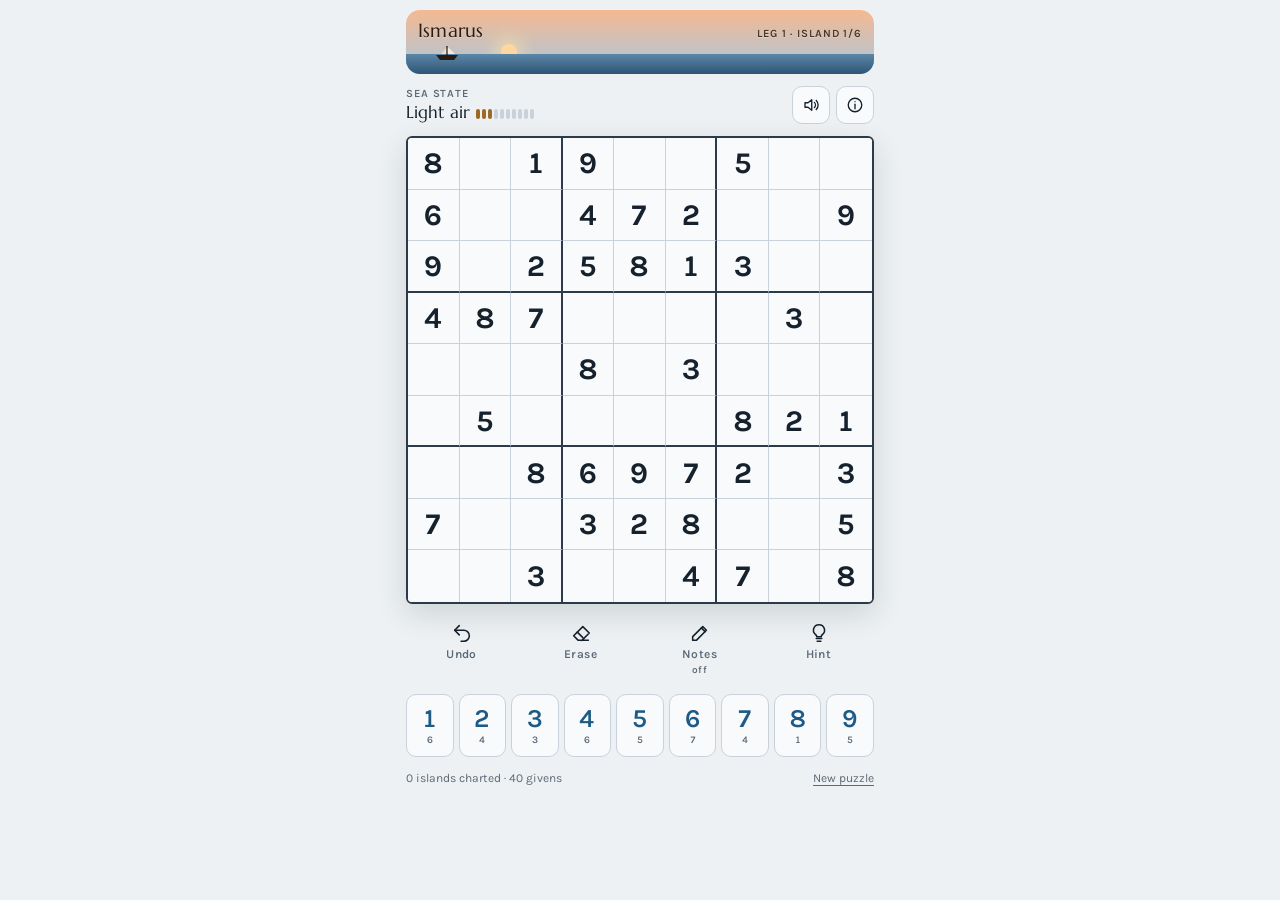
<file: games/sudoku/index.html>
<!doctype html>
<html lang="en">
<meta charset="utf-8">
<meta name="viewport" content="width=device-width, initial-scale=1, viewport-fit=cover, user-scalable=no">
<meta name="apple-mobile-web-app-capable" content="yes">
<meta name="apple-mobile-web-app-status-bar-style" content="black-translucent">
<title>Wine-Dark Sudoku</title>
<link rel="preconnect" href="https://fonts.googleapis.com">
<link rel="preconnect" href="https://fonts.gstatic.com" crossorigin>
<link rel="stylesheet" href="https://fonts.googleapis.com/css2?family=Marcellus&family=Karla:wght@400;500;600;700&display=swap">
<style>
:root {
  --bg: #EDF1F3;
  --surface: #F8FAFB;
  --ink: #15212D;
  --muted: #5B6977;
  --line: #C9D2DA;
  --line-strong: #2B3B4B;
  --accent: #9C6A22;
  --accent-ink: #FFFFFF;
  --sel: #CFE0EC;
  --peer: #E3EBF1;
  --same: #F1DDB5;
  --flash: #F3D79E;
  --err: #B2352A;
  --err-bg: #F7DDDA;
  --user: #1D5A85;
  --scrim: rgba(21, 33, 45, .42);
  --shadow: 0 10px 30px rgba(21, 33, 45, .14);
  --display: "Marcellus", "Palatino Linotype", Palatino, Georgia, serif;
  --body: "Karla", system-ui, -apple-system, "Segoe UI", sans-serif;
}
@media (prefers-color-scheme: dark) {
  :root:not([data-theme="light"]) {
    color-scheme: dark;
    --bg: #130E1B; --surface: #1C1527; --ink: #EEE7DB; --muted: #A69CB2;
    --line: #372D46; --line-strong: #948AA6; --accent: #D8A650; --accent-ink: #1A1206;
    --sel: #3B2E52; --peer: #231B31; --same: #4E3B1F; --flash: #6A4E22;
    --err: #FF7B6C; --err-bg: #3D1C22; --user: #92C6EA;
    --scrim: rgba(5, 3, 9, .6); --shadow: 0 10px 30px rgba(0, 0, 0, .5);
  }
}
:root[data-theme="dark"] {
  color-scheme: dark;
  --bg: #130E1B; --surface: #1C1527; --ink: #EEE7DB; --muted: #A69CB2;
  --line: #372D46; --line-strong: #948AA6; --accent: #D8A650; --accent-ink: #1A1206;
  --sel: #3B2E52; --peer: #231B31; --same: #4E3B1F; --flash: #6A4E22;
  --err: #FF7B6C; --err-bg: #3D1C22; --user: #92C6EA;
  --scrim: rgba(5, 3, 9, .6); --shadow: 0 10px 30px rgba(0, 0, 0, .5);
}

[hidden] { display: none !important; }
* { box-sizing: border-box; -webkit-tap-highlight-color: transparent; }
html, body { height: 100%; }
body {
  margin: 0;
  background: var(--bg);
  color: var(--ink);
  font-family: var(--body);
  font-size: 15px;
  -webkit-user-select: none; user-select: none;
  touch-action: manipulation;
}
button { font: inherit; color: inherit; cursor: pointer; }
button:focus-visible { outline: 2px solid var(--accent); outline-offset: 2px; }

.app {
  max-width: 500px;
  margin: 0 auto;
  padding-inline: 16px;
  padding-block: 10px 18px;
  display: flex; flex-direction: column; gap: 12px;
  min-height: 100%;
}

/* Horizon: the only clock in the game is the sky over the voyage */
.horizon {
  position: relative;
  height: 64px;
  border-radius: 14px;
  overflow: hidden;
  background: linear-gradient(180deg, var(--sky-top, #8FC6E8), var(--sky-bottom, #D5EAF4));
  transition: background 2s ease;
}
.horizon .sea {
  position: absolute; inset: auto 0 0 0; height: 20px;
  background: linear-gradient(180deg, var(--sea-top, #3F79A0), var(--sea-bottom, #244B6A));
  transition: background 2s ease;
}
.horizon .sun {
  position: absolute; width: 16px; height: 16px; border-radius: 50%;
  background: var(--sun, #FFE7A8);
  box-shadow: 0 0 18px 6px var(--sun-glow, rgba(255, 231, 168, .6));
  left: var(--sun-x, 50%); top: var(--sun-y, 12px);
  transform: translate(-50%, 0);
  transition: left 2s ease, top 2s ease, background 2s ease;
}
.horizon .ship {
  position: absolute; bottom: 13px; left: var(--ship-x, 10%);
  width: 26px; height: 16px;
  transition: left 1.2s ease;
}
.horizon .place {
  position: absolute; left: 12px; top: 8px; right: 12px;
  display: flex; justify-content: space-between; align-items: baseline; gap: 8px;
  color: var(--sky-ink, #10283B);
  text-shadow: 0 1px 0 var(--sky-shadow, rgba(255,255,255,.35));
}
.place .name { font-family: var(--display); font-size: 19px; letter-spacing: .01em; white-space: nowrap; overflow: hidden; text-overflow: ellipsis; }
.place .leg { font-size: 11px; font-weight: 600; letter-spacing: .08em; text-transform: uppercase; opacity: .85; white-space: nowrap; }

.bar {
  display: flex; align-items: center; justify-content: space-between; gap: 8px;
}
.sea-state { display: flex; flex-direction: column; gap: 1px; min-width: 0; }
.sea-state .label { font-size: 11px; font-weight: 600; letter-spacing: .08em; text-transform: uppercase; color: var(--muted); }
.sea-state .value { font-family: var(--display); font-size: 17px; }
.waves { display: inline-flex; gap: 2px; vertical-align: middle; margin-left: 6px; }
.waves i { width: 4px; height: 10px; border-radius: 2px; background: var(--line); }
.waves i.on { background: var(--accent); }
.tools { display: flex; gap: 6px; }
.icon-btn {
  width: 38px; height: 38px; border-radius: 10px;
  border: 1px solid var(--line); background: var(--surface);
  display: grid; place-items: center;
}
.icon-btn svg { width: 18px; height: 18px; stroke: var(--ink); fill: none; stroke-width: 1.8; stroke-linecap: round; stroke-linejoin: round; }
.icon-btn[aria-pressed="true"] { background: var(--accent); border-color: var(--accent); }
.icon-btn[aria-pressed="true"] svg { stroke: var(--accent-ink); }

/* Board */
.board-wrap { position: relative; display: flex; justify-content: center; }
.grid {
  width: min(100%, 60vh, 468px);
  aspect-ratio: 1;
  display: grid;
  grid-template-columns: repeat(9, 1fr);
  grid-template-rows: repeat(9, 1fr);
  border: 2px solid var(--line-strong);
  border-radius: 6px;
  overflow: hidden;
  background: var(--surface);
  box-shadow: var(--shadow);
}
.cell {
  position: relative;
  border: 0;
  border-right: 1px solid var(--line);
  border-bottom: 1px solid var(--line);
  background: var(--surface);
  padding: 0;
  display: grid; place-items: center;
  font-variant-numeric: tabular-nums;
  transition: background-color .15s ease;
}
.cell.c8 { border-right: 0; }
.cell.r8 { border-bottom: 0; }
.cell.br { border-right: 2px solid var(--line-strong); }
.cell.bb { border-bottom: 2px solid var(--line-strong); }
.cell.peer { background: var(--peer); }
.cell.same { background: var(--same); }
.cell.sel { background: var(--sel); }
.cell .v {
  font-size: clamp(20px, 6.4vw, 30px);
  font-weight: 500;
  line-height: 1;
}
.cell.given .v { font-weight: 700; color: var(--ink); }
.cell.user .v { color: var(--user); font-weight: 600; }
.cell.wrong { background: var(--err-bg); }
.cell.wrong .v { color: var(--err); text-decoration: underline; text-decoration-thickness: 2px; text-underline-offset: 3px; }
.cell .notes {
  position: absolute; inset: 2px;
  display: grid; grid-template-columns: repeat(3, 1fr); grid-template-rows: repeat(3, 1fr);
  font-size: clamp(8px, 2.3vw, 11px);
  font-weight: 600;
  color: var(--muted);
  line-height: 1;
}
.cell .notes span { display: grid; place-items: center; border-radius: 3px; }
.cell .notes span.hot { background: var(--accent); color: var(--accent-ink); }
.cell.flash { animation: flash .9s ease-out both; animation-delay: var(--d, 0ms); }
@keyframes flash {
  0% { background: var(--surface); }
  25% { background: var(--flash); }
  100% { background: var(--surface); }
}
.cell.pop .v { animation: pop .25s ease-out; }
@keyframes pop { 0% { transform: scale(.6); } 70% { transform: scale(1.12); } 100% { transform: scale(1); } }
.cell.shake { animation: shake .3s ease-in-out; }
@keyframes shake { 25% { transform: translateX(-3px); } 75% { transform: translateX(3px); } }

.combo {
  position: absolute; top: -12px; right: 4px;
  background: var(--accent); color: var(--accent-ink);
  font-weight: 700; font-size: 12px; letter-spacing: .04em;
  padding: 4px 9px; border-radius: 999px;
  box-shadow: var(--shadow);
  font-variant-numeric: tabular-nums;
  pointer-events: none;
}
.combo.bump { animation: bump .3s ease-out; }
@keyframes bump { 50% { transform: scale(1.18); } }

/* Controls */
.actions { display: grid; grid-template-columns: repeat(4, minmax(0, 1fr)); gap: 8px; }
.act {
  display: flex; flex-direction: column; align-items: center; gap: 3px;
  background: transparent; border: 0; padding: 6px 0; border-radius: 10px;
  color: var(--muted); font-size: 12px; font-weight: 600; letter-spacing: .03em;
}
.act svg { width: 22px; height: 22px; stroke: var(--ink); fill: none; stroke-width: 1.7; stroke-linecap: round; stroke-linejoin: round; }
.act[aria-pressed="true"] { color: var(--accent); }
.act[aria-pressed="true"] svg { stroke: var(--accent); }
.act .tag { font-size: 10px; }

.pad { display: grid; grid-template-columns: repeat(9, minmax(0, 1fr)); gap: 5px; }
.key {
  aspect-ratio: 3 / 4;
  max-height: 64px;
  border-radius: 10px;
  border: 1px solid var(--line);
  background: var(--surface);
  display: flex; flex-direction: column; align-items: center; justify-content: center; gap: 2px;
  font-variant-numeric: tabular-nums;
}
.key b { font-size: clamp(20px, 6vw, 26px); font-weight: 600; color: var(--user); line-height: 1; }
.key small { font-size: 10px; color: var(--muted); font-weight: 600; }
.key.done { opacity: .28; }
.key.lit { border-color: var(--accent); box-shadow: inset 0 0 0 1px var(--accent); }
.notes-on .key b { font-size: clamp(14px, 4vw, 17px); color: var(--muted); }

.foot { display: flex; justify-content: space-between; gap: 8px; color: var(--muted); font-size: 12px; padding-top: 2px; }
.foot button { background: none; border: 0; padding: 0; color: var(--muted); text-decoration: underline; text-underline-offset: 3px; font-size: 12px; }

/* Sheets */
.scrim {
  position: fixed; inset: 0; z-index: 20;
  background: var(--scrim);
  display: flex; align-items: flex-end; justify-content: center;
  padding: 16px;
  padding-bottom: calc(16px + env(safe-area-inset-bottom, 0px));
  animation: fade .25s ease-out;
}
@keyframes fade { from { opacity: 0; } }
.sheet {
  width: 100%; max-width: 468px; max-height: 86vh; overflow-y: auto;
  background: var(--surface); color: var(--ink);
  border-radius: 18px; padding: 22px 20px 18px;
  box-shadow: var(--shadow);
  display: flex; flex-direction: column; gap: 14px;
  animation: rise .35s cubic-bezier(.2, .9, .3, 1.1);
}
@keyframes rise { from { transform: translateY(24px); opacity: 0; } }
.sheet h2 { margin: 0; font-family: var(--display); font-weight: 400; font-size: 26px; text-wrap: balance; }
.sheet .eyebrow { font-size: 11px; font-weight: 700; letter-spacing: .1em; text-transform: uppercase; color: var(--accent); }
.sheet p { margin: 0; line-height: 1.5; color: var(--muted); max-width: 62ch; }
.stats { display: grid; grid-template-columns: repeat(3, 1fr); gap: 8px; }
.stat { border: 1px solid var(--line); border-radius: 12px; padding: 10px; display: flex; flex-direction: column; gap: 2px; }
.stat .k { font-size: 10px; font-weight: 700; letter-spacing: .08em; text-transform: uppercase; color: var(--muted); }
.stat .n { font-family: var(--display); font-size: 22px; font-variant-numeric: tabular-nums; }
.rest {
  border-radius: 12px; padding: 12px;
  background: var(--peer);
  font-size: 13px; line-height: 1.45;
}
.primary {
  position: relative; overflow: hidden;
  border: 0; border-radius: 12px; padding: 14px;
  background: var(--accent); color: var(--accent-ink);
  font-weight: 700; font-size: 16px; letter-spacing: .02em;
}
.primary .fill {
  position: absolute; inset: 0 auto 0 0; width: 0;
  background: rgba(255, 255, 255, .22);
}
.primary.counting .fill { animation: count var(--dur, 6s) linear forwards; }
@keyframes count { to { width: 100%; } }
.primary span { position: relative; }
.secondary { border: 1px solid var(--line); background: transparent; border-radius: 12px; padding: 12px; font-weight: 600; }
.why { margin: 0; padding-left: 18px; display: flex; flex-direction: column; gap: 9px; line-height: 1.45; font-size: 14px; }
.why b { color: var(--ink); }
.why li { color: var(--muted); }
.row2 { display: grid; grid-template-columns: 1fr 1fr; gap: 8px; }

@media (prefers-reduced-motion: reduce) {
  *, *::before, *::after { animation-duration: .01ms !important; animation-delay: 0ms !important; transition-duration: .01ms !important; }
}
@media (max-height: 640px) {
  .horizon { height: 48px; }
  .place .name { font-size: 16px; }
}
</style>

<div class="app" id="app">
  <header class="horizon" id="horizon" aria-label="Voyage progress">
    <div class="sun" id="sun"></div>
    <div class="sea"></div>
    <svg class="ship" id="ship" viewBox="0 0 26 16" aria-hidden="true">
      <path d="M2 10 H24 L20 15 H6 Z" fill="#2A1A10"/>
      <path d="M13 1 V10" stroke="#2A1A10" stroke-width="1.4"/>
      <path d="M13.8 2 L21 9 H13.8 Z" fill="#F4EBDD"/>
      <path d="M12.2 3 L7 9 H12.2 Z" fill="#E8DCCB"/>
    </svg>
    <div class="place">
      <span class="name" id="placeName">Ismarus</span>
      <span class="leg" id="legLabel">Island 1</span>
    </div>
  </header>

  <div class="bar">
    <div class="sea-state">
      <span class="label">Sea state</span>
      <span class="value"><span id="seaName">Light breeze</span><span class="waves" id="waves" aria-hidden="true"></span></span>
    </div>
    <div class="tools">
      <button class="icon-btn" id="soundBtn" aria-pressed="false" aria-label="Sound">
        <svg viewBox="0 0 24 24"><path d="M4 9v6h4l5 4V5L8 9H4z"/><path d="M16.5 8.5a5 5 0 0 1 0 7"/><path d="M19 6a8.5 8.5 0 0 1 0 12"/></svg>
      </button>
      <button class="icon-btn" id="infoBtn" aria-label="How this game makes time fly">
        <svg viewBox="0 0 24 24"><circle cx="12" cy="12" r="9"/><path d="M12 11v6"/><path d="M12 7.5v.01"/></svg>
      </button>
    </div>
  </div>

  <div class="board-wrap">
    <div class="grid" id="grid" role="grid" aria-label="Sudoku board"></div>
    <div class="combo" id="combo" hidden>×0</div>
  </div>

  <div class="actions">
    <button class="act" id="undoBtn"><svg viewBox="0 0 24 24"><path d="M9 14L4 9l5-5"/><path d="M4 9h10a6 6 0 0 1 0 12h-3"/></svg>Undo</button>
    <button class="act" id="eraseBtn"><svg viewBox="0 0 24 24"><path d="M20 20H9L4 15l10-10 7 7-8 8"/><path d="M8 11l6 6"/></svg>Erase</button>
    <button class="act" id="notesBtn" aria-pressed="false"><svg viewBox="0 0 24 24"><path d="M4 20h4L19 9l-4-4L4 16v4z"/><path d="M13.5 6.5l4 4"/></svg>Notes <span class="tag" id="notesTag">off</span></button>
    <button class="act" id="hintBtn"><svg viewBox="0 0 24 24"><path d="M9 18h6"/><path d="M10 21h4"/><path d="M12 3a6 6 0 0 0-3.5 10.9c.6.4 1 1.1 1 1.8V16h5v-.3c0-.7.4-1.4 1-1.8A6 6 0 0 0 12 3z"/></svg>Hint</button>
  </div>

  <div class="pad" id="pad"></div>

  <div class="foot">
    <span id="footStat">0 islands charted</span>
    <button id="newBtn">New puzzle</button>
  </div>
</div>

<div class="scrim" id="winSheet" hidden>
  <div class="sheet" role="dialog" aria-labelledby="winTitle">
    <span class="eyebrow" id="winEyebrow">Island charted</span>
    <h2 id="winTitle">Landfall at Ismarus</h2>
    <div class="stats">
      <div class="stat"><span class="k">Slips</span><span class="n" id="wMistakes">0</span></div>
      <div class="stat"><span class="k">Hints</span><span class="n" id="wHints">0</span></div>
      <div class="stat"><span class="k">Best run</span><span class="n" id="wCombo">0</span></div>
    </div>
    <p id="winNote">The wind rises. The next island has fewer givens.</p>
    <div class="rest" id="restNote" hidden></div>
    <button class="primary" id="sailBtn"><span class="fill"></span><span id="sailLabel">Sail on</span></button>
    <button class="secondary" id="stayBtn">Stay in port</button>
  </div>
</div>

<div class="scrim" id="infoSheet" hidden>
  <div class="sheet" role="dialog" aria-labelledby="infoTitle">
    <span class="eyebrow">Ship's log</span>
    <h2 id="infoTitle">Why the hours slip away</h2>
    <ol class="why">
      <li><b>No clock anywhere.</b> Checking the time is what makes it drag. Here the only sign of time is the sky: it moves from dawn to night as you chart islands, not as minutes pass.</li>
      <li><b>The sea matches your skill.</b> Flow happens when the challenge sits just above your ability. Clean solves roughen the sea (fewer givens); slips and hints calm it. You stay in the channel between boredom and frustration.</li>
      <li><b>No stopping point.</b> The next island loads by itself after a few seconds, like the next episode of a show. There is no menu to fall back to.</li>
      <li><b>Instant feedback.</b> Every correct digit pops, finished rows, columns and boxes ripple, and a run counter climbs. With sound on, each run plays a rising scale.</li>
      <li><b>No busywork.</b> Notes clear themselves when you place a digit, matching digits light up, and finished numbers fade from the pad. Your attention stays on the logic.</li>
      <li><b>A voyage to follow.</b> Islands form legs, and legs form a journey home to Ithaca. Progress you can see is what keeps "one more" going.</li>
      <li><b>Rest built in.</b> After each leg of six islands you get a 20-second eye break. Over eight hours this keeps your eyes and focus fresh, so the flow lasts.</li>
    </ol>
    <div class="row2">
      <button class="secondary" id="easierBtn">Calmer seas</button>
      <button class="secondary" id="harderBtn">Rougher seas</button>
    </div>
    <button class="primary" id="infoClose"><span>Back to the helm</span></button>
  </div>
</div>

<script>
(() => {
  "use strict";

  // ---------- storage ----------
  const KEY = "wds-state-v1";
  const load = () => { try { const v = localStorage.getItem(KEY); return v ? JSON.parse(v) : null; } catch (e) { return null; } };
  const save = () => { try { localStorage.setItem(KEY, JSON.stringify(S)); } catch (e) {} };

  // ---------- sudoku core ----------
  const R = i => (i / 9) | 0, C = i => i % 9, B = i => ((R(i) / 3) | 0) * 3 + ((C(i) / 3) | 0);
  const PEERS = [];
  for (let i = 0; i < 81; i++) {
    const p = [];
    for (let j = 0; j < 81; j++) if (j !== i && (R(j) === R(i) || C(j) === C(i) || B(j) === B(i))) p.push(j);
    PEERS.push(p);
  }
  const UNIT = { r: [], c: [], b: [] };
  for (let k = 0; k < 9; k++) { UNIT.r.push([]); UNIT.c.push([]); UNIT.b.push([]); }
  for (let i = 0; i < 81; i++) { UNIT.r[R(i)].push(i); UNIT.c[C(i)].push(i); UNIT.b[B(i)].push(i); }

  const shuffle = a => { for (let i = a.length - 1; i > 0; i--) { const j = (Math.random() * (i + 1)) | 0; [a[i], a[j]] = [a[j], a[i]]; } return a; };
  const bits = m => { let n = 0; while (m) { m &= m - 1; n++; } return n; };

  // Counts solutions up to `limit`; returns the first one found.
  function solve(grid, limit, random) {
    const a = grid.slice();
    const rows = new Array(9).fill(0), cols = new Array(9).fill(0), boxes = new Array(9).fill(0);
    for (let i = 0; i < 81; i++) if (a[i]) {
      const b = 1 << a[i];
      if (rows[R(i)] & b || cols[C(i)] & b || boxes[B(i)] & b) return { count: 0, sol: null };
      rows[R(i)] |= b; cols[C(i)] |= b; boxes[B(i)] |= b;
    }
    let count = 0, sol = null;
    (function rec() {
      let best = -1, bestMask = 0, bestN = 10;
      for (let i = 0; i < 81; i++) if (!a[i]) {
        const m = ~(rows[R(i)] | cols[C(i)] | boxes[B(i)]) & 0x3FE;
        const n = bits(m);
        if (n === 0) return false;
        if (n < bestN) { best = i; bestMask = m; bestN = n; if (n === 1) break; }
      }
      if (best < 0) { count++; if (!sol) sol = a.slice(); return count >= limit; }
      const ds = [];
      for (let d = 1; d <= 9; d++) if (bestMask & (1 << d)) ds.push(d);
      if (random) shuffle(ds);
      const r = R(best), c = C(best), bx = B(best);
      for (const d of ds) {
        const b = 1 << d;
        a[best] = d; rows[r] |= b; cols[c] |= b; boxes[bx] |= b;
        if (rec()) return true;
        a[best] = 0; rows[r] &= ~b; cols[c] &= ~b; boxes[bx] &= ~b;
      }
      return false;
    })();
    return { count, sol };
  }

  const cluesFor = level => Math.round(46 - (level - 1) * 2.4); // level 1 → 46 givens, level 10 → 24

  function generate(level) {
    const solution = solve(new Array(81).fill(0), 1, true).sol;
    const target = cluesFor(level);
    const p = solution.slice();
    let clues = 81;
    for (const i of shuffle([...Array(41).keys()])) {
      if (clues <= target) break;
      const j = 80 - i, bi = p[i], bj = p[j];
      p[i] = 0; p[j] = 0;
      if (solve(p, 2, false).count !== 1) { p[i] = bi; p[j] = bj; }
      else clues -= (i === j ? 1 : 2);
    }
    // Symmetric removal stalls around 28 givens; single removals reach the hardest seas.
    for (const i of shuffle([...Array(81).keys()])) {
      if (clues <= target) break;
      if (!p[i]) continue;
      const bi = p[i];
      p[i] = 0;
      if (solve(p, 2, false).count !== 1) p[i] = bi; else clues--;
    }
    return { puzzle: p, solution, clues };
  }

  // ---------- voyage flavour ----------
  const ISLANDS = ["Ismarus", "Isle of the Lotus-Eaters", "Isle of the Cyclopes", "Aeolia", "Telepylos", "Aeaea",
    "Shore of the Dead", "Rocks of the Sirens", "Scylla's Strait", "Thrinacia", "Ogygia", "Scheria", "Ithaca"];
  const SEAS = ["Glassy calm", "Still water", "Light air", "Light breeze", "Gentle breeze", "Open sea", "Fresh wind", "Heavy swell", "Gale", "Poseidon's storm"];
  const seaName = lvl => SEAS[Math.max(0, Math.min(9, Math.round(lvl) - 1))];
  const islandName = n => ISLANDS[n % ISLANDS.length];

  // Sky keyframes across one "day" of islands. Progress, not minutes, moves the sun.
  const SKY = [
    { top: "#F4B991", bottom: "#A9C7E0", sea: ["#5B87A8", "#2E5575"], sun: "#FFD6A0", ink: "#2A1C14", shadow: "rgba(255,255,255,.35)" }, // dawn
    { top: "#7FBDE6", bottom: "#D3EAF5", sea: ["#3C7AA4", "#22496A"], sun: "#FFF1C4", ink: "#0F2638", shadow: "rgba(255,255,255,.4)" },  // noon
    { top: "#D9825E", bottom: "#F2C38C", sea: ["#6A4F72", "#3A2A4A"], sun: "#FFB070", ink: "#2A140E", shadow: "rgba(255,255,255,.3)" },  // dusk
    { top: "#161B3A", bottom: "#3A2E5E", sea: ["#241B3A", "#120D20"], sun: "#E9E6F5", ink: "#EDE8F7", shadow: "rgba(0,0,0,.4)" },      // night
  ];
  const DAY = 12; // islands per full day in the sky

  // ---------- state ----------
  let S = load();
  const fresh = (level, solved, extra) => {
    const g = generate(level);
    return Object.assign({
      puzzle: g.puzzle, solution: g.solution, clues: g.clues,
      board: g.puzzle.slice(), notes: new Array(81).fill(0),
      level, solved, mistakes: 0, hints: 0, combo: 0, bestCombo: 0,
      started: Date.now(), activeMs: 0,
      notesMode: false, sound: false,
    }, extra || {});
  };
  if (!S || !Array.isArray(S.board) || S.board.length !== 81) S = fresh(3, 0);
  let sel = -1, history = [], nextGen = null, lastTick = Date.now(), countdown = null, audio = null;

  // Track active play time internally for difficulty tuning only. It is never shown.
  const tick = () => { const now = Date.now(); if (!document.hidden && winSheet.hidden) S.activeMs += Math.min(now - lastTick, 60000); lastTick = now; };

  // ---------- DOM ----------
  const $ = id => document.getElementById(id);
  const grid = $("grid"), pad = $("pad"), comboEl = $("combo"), winSheet = $("winSheet"), infoSheet = $("infoSheet");
  const cells = [];
  for (let i = 0; i < 81; i++) {
    const b = document.createElement("button");
    b.className = "cell" + (C(i) === 2 || C(i) === 5 ? " br" : "") + (R(i) === 2 || R(i) === 5 ? " bb" : "") + (C(i) === 8 ? " c8" : "") + (R(i) === 8 ? " r8" : "");
    b.setAttribute("role", "gridcell");
    b.innerHTML = '<span class="v"></span><span class="notes">' + "<span></span>".repeat(9) + "</span>";
    b.addEventListener("pointerdown", e => { e.preventDefault(); select(i); });
    grid.appendChild(b);
    cells.push({ el: b, v: b.firstChild, notes: [...b.lastChild.children] });
  }
  const keys = [];
  for (let d = 1; d <= 9; d++) {
    const k = document.createElement("button");
    k.className = "key";
    k.innerHTML = `<b>${d}</b><small></small>`;
    k.addEventListener("pointerdown", e => { e.preventDefault(); input(d); });
    pad.appendChild(k);
    keys.push(k);
  }
  const wavesEl = $("waves");
  for (let i = 0; i < 10; i++) wavesEl.appendChild(document.createElement("i"));

  // ---------- rendering ----------
  function render() {
    const selVal = sel >= 0 ? S.board[sel] : 0;
    const counts = new Array(10).fill(0);
    for (let i = 0; i < 81; i++) if (S.board[i] && S.board[i] === S.solution[i]) counts[S.board[i]]++;
    for (let i = 0; i < 81; i++) {
      const c = cells[i], v = S.board[i], given = S.puzzle[i] !== 0;
      const wrong = v && v !== S.solution[i];
      const cl = c.el.classList;
      cl.toggle("given", given);
      cl.toggle("user", !given && !!v);
      cl.toggle("wrong", !!wrong);
      cl.toggle("sel", i === sel);
      cl.toggle("peer", sel >= 0 && i !== sel && PEERS[sel].includes(i));
      cl.toggle("same", !!selVal && i !== sel && v === selVal);
      c.v.textContent = v || "";
      const m = v ? 0 : S.notes[i];
      for (let d = 1; d <= 9; d++) {
        const on = !!(m & (1 << d));
        c.notes[d - 1].textContent = on ? d : "";
        c.notes[d - 1].classList.toggle("hot", on && d === selVal);
      }
      c.el.setAttribute("aria-label", `Row ${R(i) + 1} column ${C(i) + 1}, ${v || "empty"}`);
    }
    keys.forEach((k, idx) => {
      const d = idx + 1, left = 9 - counts[d];
      k.classList.toggle("done", left === 0);
      k.classList.toggle("lit", d === selVal);
      k.lastChild.textContent = left || "";
      k.setAttribute("aria-label", `Digit ${d}, ${left} left`);
    });
    $("notesBtn").setAttribute("aria-pressed", S.notesMode);
    $("notesTag").textContent = S.notesMode ? "on" : "off";
    pad.classList.toggle("notes-on", S.notesMode);
    $("soundBtn").setAttribute("aria-pressed", S.sound);
    comboEl.hidden = S.combo < 3;
    comboEl.textContent = "Run ×" + S.combo;
    renderVoyage();
  }

  function mix(a, b, t) {
    const pa = parseInt(a.slice(1), 16), pb = parseInt(b.slice(1), 16);
    const ch = s => [(s >> 16) & 255, (s >> 8) & 255, s & 255];
    const [x, y] = [ch(pa), ch(pb)];
    return "#" + x.map((v, k) => Math.round(v + (y[k] - v) * t).toString(16).padStart(2, "0")).join("");
  }
  function renderVoyage() {
    const n = S.solved;
    const phase = (n % DAY) / DAY * SKY.length;
    const k = Math.floor(phase), t = phase - k;
    const a = SKY[k], b = SKY[(k + 1) % SKY.length];
    const h = $("horizon").style;
    h.setProperty("--sky-top", mix(a.top, b.top, t));
    h.setProperty("--sky-bottom", mix(a.bottom, b.bottom, t));
    h.setProperty("--sea-top", mix(a.sea[0], b.sea[0], t));
    h.setProperty("--sea-bottom", mix(a.sea[1], b.sea[1], t));
    h.setProperty("--sun", mix(a.sun, b.sun, t));
    h.setProperty("--sky-ink", t < .5 ? a.ink : b.ink);
    h.setProperty("--sky-shadow", t < .5 ? a.shadow : b.shadow);
    // Sun (then moon) arcs across the half-day
    const half = ((n % DAY) / DAY * 2) % 1;
    h.setProperty("--sun-x", (22 + half * 70) + "%");
    h.setProperty("--sun-y", (34 - Math.sin(half * Math.PI) * 26) + "px");
    h.setProperty("--ship-x", (6 + ((n % 6) / 6) * 78) + "%");
    $("placeName").textContent = islandName(n);
    $("legLabel").textContent = `Leg ${Math.floor(n / 6) + 1} · Island ${(n % 6) + 1}/6`;
    $("seaName").textContent = seaName(S.level);
    [...wavesEl.children].forEach((w, i) => w.classList.toggle("on", i < Math.round(S.level)));
    $("footStat").textContent = `${n} island${n === 1 ? "" : "s"} charted · ${S.clues} givens`;
  }

  // ---------- sound ----------
  const SCALE = [0, 2, 4, 7, 9]; // major pentatonic
  function note(step, gain, delay) {
    if (!S.sound) return;
    try {
      audio = audio || new (window.AudioContext || window.webkitAudioContext)();
      if (audio.state === "suspended") audio.resume();
      const oct = Math.floor(step / 5), semi = SCALE[step % 5] + oct * 12;
      const f = 261.63 * Math.pow(2, Math.min(semi, 30) / 12);
      const t0 = audio.currentTime + (delay || 0);
      const o = audio.createOscillator(), g = audio.createGain();
      o.type = "sine"; o.frequency.value = f;
      g.gain.setValueAtTime(0, t0);
      g.gain.linearRampToValueAtTime(gain || .08, t0 + .015);
      g.gain.exponentialRampToValueAtTime(.0001, t0 + .9);
      o.connect(g).connect(audio.destination);
      o.start(t0); o.stop(t0 + 1);
    } catch (e) {}
  }

  // ---------- interaction ----------
  function select(i) {
    sel = i;
    render();
  }
  function snapshot() {
    history.push({ board: S.board.slice(), notes: S.notes.slice(), combo: S.combo });
    if (history.length > 300) history.shift();
  }
  function input(d) {
    wake();
    if (sel < 0) {
      // Nothing selected yet: start at the first open cell.
      const i = S.board.findIndex((v, k) => !v && S.puzzle[k] === 0);
      if (i < 0) return;
      sel = i;
    }
    if (S.puzzle[sel]) {
      // Tapping a digit while a given is selected just highlights that digit elsewhere.
      const i = S.board.findIndex(v => v === d);
      if (i >= 0) sel = i;
      render(); return;
    }
    if (S.notesMode) {
      if (S.board[sel]) return;
      snapshot();
      S.notes[sel] ^= (1 << d);
      save(); render(); return;
    }
    if (S.board[sel] === d) return;
    if (S.board[sel] && S.board[sel] === S.solution[sel]) return; // correct digits stay put
    snapshot();
    S.board[sel] = d;
    const el = cells[sel].el;
    if (d === S.solution[sel]) {
      S.notes[sel] = 0;
      for (const p of PEERS[sel]) S.notes[p] &= ~(1 << d);
      S.combo++;
      S.bestCombo = Math.max(S.bestCombo, S.combo);
      el.classList.remove("pop"); void el.offsetWidth; el.classList.add("pop");
      if (S.combo >= 3) { comboEl.classList.remove("bump"); void comboEl.offsetWidth; comboEl.classList.add("bump"); }
      note(S.combo - 1, .07);
      const done = completedUnits(sel);
      render();
      if (done.length) ripple(sel, done);
      if (S.board.every((v, k) => v === S.solution[k])) setTimeout(win, done.length ? 700 : 250);
    } else {
      S.mistakes++;
      S.combo = 0;
      el.classList.remove("shake"); void el.offsetWidth; el.classList.add("shake");
      render();
    }
    save();
  }
  function completedUnits(i) {
    const out = [];
    for (const u of [UNIT.r[R(i)], UNIT.c[C(i)], UNIT.b[B(i)]]) if (u.every(k => S.board[k] === S.solution[k])) out.push(u);
    return out;
  }
  function ripple(origin, units) {
    const seen = new Set();
    units.forEach(u => u.forEach(k => seen.add(k)));
    seen.forEach(k => {
      const dist = Math.abs(R(k) - R(origin)) + Math.abs(C(k) - C(origin));
      const el = cells[k].el;
      el.style.setProperty("--d", dist * 45 + "ms");
      el.classList.remove("flash"); void el.offsetWidth; el.classList.add("flash");
    });
    units.forEach((_, n) => note(S.combo + 4 + n * 2, .05, .08 * (n + 1)));
  }
  function erase() {
    if (sel < 0 || S.puzzle[sel]) return;
    if (S.board[sel] && S.board[sel] === S.solution[sel]) return;
    if (!S.board[sel] && !S.notes[sel]) return;
    snapshot();
    S.board[sel] = 0; S.notes[sel] = 0;
    save(); render();
  }
  function undo() {
    const h = history.pop();
    if (!h) return;
    S.board = h.board; S.notes = h.notes; S.combo = h.combo;
    save(); render();
  }
  function hint() {
    let i = sel;
    if (i < 0 || S.board[i] === S.solution[i]) {
      // Reveal the most constrained open cell: the one a solver would look at next.
      let best = -1, bestN = 10;
      for (let k = 0; k < 81; k++) if (S.board[k] !== S.solution[k]) {
        let m = 0x3FE;
        for (const p of PEERS[k]) if (S.board[p] && S.board[p] === S.solution[p]) m &= ~(1 << S.board[p]);
        const n = bits(m);
        if (n < bestN) { bestN = n; best = k; }
      }
      i = best;
    }
    if (i < 0) return;
    sel = i;
    S.hints++;
    const keep = S.combo, mode = S.notesMode;
    S.notesMode = false;
    input(S.solution[i]);
    S.combo = keep; // hints neither build nor break a run
    S.notesMode = mode;
    save(); render();
  }

  // ---------- flow: win, adapt, continue ----------
  function adapt() {
    tick();
    const slips = S.mistakes + S.hints * 1.5;
    const mins = S.activeMs / 60000;
    const par = 3 + S.level * 1.3; // rough minutes a comfortable solve takes at this level
    let delta;
    if (slips === 0 && mins < par) delta = .8;
    else if (slips === 0) delta = .5;
    else if (slips <= 2) delta = .2;
    else if (slips <= 4) delta = -.3;
    else delta = -.8;
    const before = S.level;
    S.level = Math.max(1, Math.min(10, S.level + delta));
    return S.level - before;
  }
  function win() {
    const d = adapt();
    const n = S.solved;
    S.solved++;
    $("winEyebrow").textContent = `Island ${n + 1} charted`;
    $("winTitle").textContent = `Landfall at ${islandName(n)}`;
    $("wMistakes").textContent = S.mistakes;
    $("wHints").textContent = S.hints;
    $("wCombo").textContent = S.bestCombo;
    const next = islandName(S.solved);
    $("winNote").textContent = d > .05 ? `The wind rises: ${seaName(S.level).toLowerCase()} ahead. ${next} will give you fewer givens.`
      : d < -.05 ? `The sea settles: ${seaName(S.level).toLowerCase()} ahead. ${next} will give you more to work with.`
      : `Steady seas. ${next} is on the horizon.`;
    const legDone = S.solved % 6 === 0;
    const rest = $("restNote");
    rest.hidden = !legDone;
    if (legDone) rest.textContent = `Leg ${S.solved / 6} complete. Before you sail on, look at something far away for 20 seconds and roll your shoulders. Your eyes will thank you in hour six.`;
    // Build the next island now so the handoff is instant.
    nextGen = generate(S.level);
    for (let d2 = 1; d2 <= 5; d2++) note(S.bestCombo + d2, .06, d2 * .09);
    save();
    winSheet.hidden = false;
    renderVoyage();
    startCountdown(legDone ? 22 : 6);
  }
  function startCountdown(secs) {
    const btn = $("sailBtn"), label = $("sailLabel");
    btn.style.setProperty("--dur", secs + "s");
    btn.classList.remove("counting"); void btn.offsetWidth; btn.classList.add("counting");
    let left = secs;
    label.textContent = `Sail on (${left})`;
    clearInterval(countdown);
    countdown = setInterval(() => {
      left--;
      if (left <= 0) { sailOn(); return; }
      label.textContent = `Sail on (${left})`;
    }, 1000);
  }
  function sailOn() {
    clearInterval(countdown);
    winSheet.hidden = true;
    $("sailBtn").classList.remove("counting");
    const g = nextGen || generate(S.level);
    nextGen = null;
    S = Object.assign(S, {
      puzzle: g.puzzle, solution: g.solution, clues: g.clues,
      board: g.puzzle.slice(), notes: new Array(81).fill(0),
      mistakes: 0, hints: 0, combo: 0, bestCombo: 0, activeMs: 0,
    });
    history = [];
    sel = -1;
    lastTick = Date.now();
    save(); render();
  }
  function newPuzzle() {
    nextGen = generate(S.level);
    sailOn();
  }

  // ---------- keep the screen awake while playing ----------
  let lock = null;
  function wake() {
    if (lock || !navigator.wakeLock || document.hidden) return;
    navigator.wakeLock.request("screen").then(l => { lock = l; l.addEventListener("release", () => { lock = null; }); }).catch(() => {});
  }
  document.addEventListener("visibilitychange", () => { tick(); if (!document.hidden) wake(); });
  setInterval(() => { tick(); save(); }, 15000);

  // ---------- wiring ----------
  $("undoBtn").onclick = undo;
  $("eraseBtn").onclick = erase;
  $("notesBtn").onclick = () => { S.notesMode = !S.notesMode; save(); render(); };
  $("hintBtn").onclick = hint;
  $("soundBtn").onclick = () => { S.sound = !S.sound; save(); render(); if (S.sound) note(4, .06); };
  $("newBtn").onclick = newPuzzle;
  $("sailBtn").onclick = sailOn;
  $("stayBtn").onclick = () => { clearInterval(countdown); $("sailBtn").classList.remove("counting"); $("sailLabel").textContent = "Sail on"; winSheet.hidden = true; };
  $("infoBtn").onclick = () => { infoSheet.hidden = false; };
  $("infoClose").onclick = () => { infoSheet.hidden = true; };
  infoSheet.addEventListener("pointerdown", e => { if (e.target === infoSheet) infoSheet.hidden = true; });
  const shift = by => { S.level = Math.max(1, Math.min(10, S.level + by)); infoSheet.hidden = true; newPuzzle(); };
  $("easierBtn").onclick = () => shift(-1.5);
  $("harderBtn").onclick = () => shift(1.5);

  document.addEventListener("keydown", e => {
    if (!winSheet.hidden) { if (e.key === "Enter" || e.key === " ") { e.preventDefault(); sailOn(); } return; }
    if (!infoSheet.hidden) { if (e.key === "Escape") infoSheet.hidden = true; return; }
    const k = e.key;
    if (k >= "1" && k <= "9") { input(+k); return; }
    if (k === "Backspace" || k === "Delete" || k === "0") { erase(); return; }
    if (k === "n" || k === "N") { S.notesMode = !S.notesMode; save(); render(); return; }
    if ((k === "z" || k === "Z") && !e.shiftKey) { undo(); return; }
    if (k === "h" || k === "H") { hint(); return; }
    const mv = { ArrowUp: -9, ArrowDown: 9, ArrowLeft: -1, ArrowRight: 1 }[k];
    if (mv) {
      e.preventDefault();
      if (sel < 0) { select(0); return; }
      let r = R(sel), c = C(sel);
      if (mv === -9) r = (r + 8) % 9; else if (mv === 9) r = (r + 1) % 9;
      else if (mv === -1) c = (c + 8) % 9; else c = (c + 1) % 9;
      select(r * 9 + c);
    }
  });

  // Resume where you left off: if the saved board is already solved, go straight to the next island.
  render();
  if (S.board.every((v, k) => v === S.solution[k])) newPuzzle();
})();
</script>
</html>
</file>
